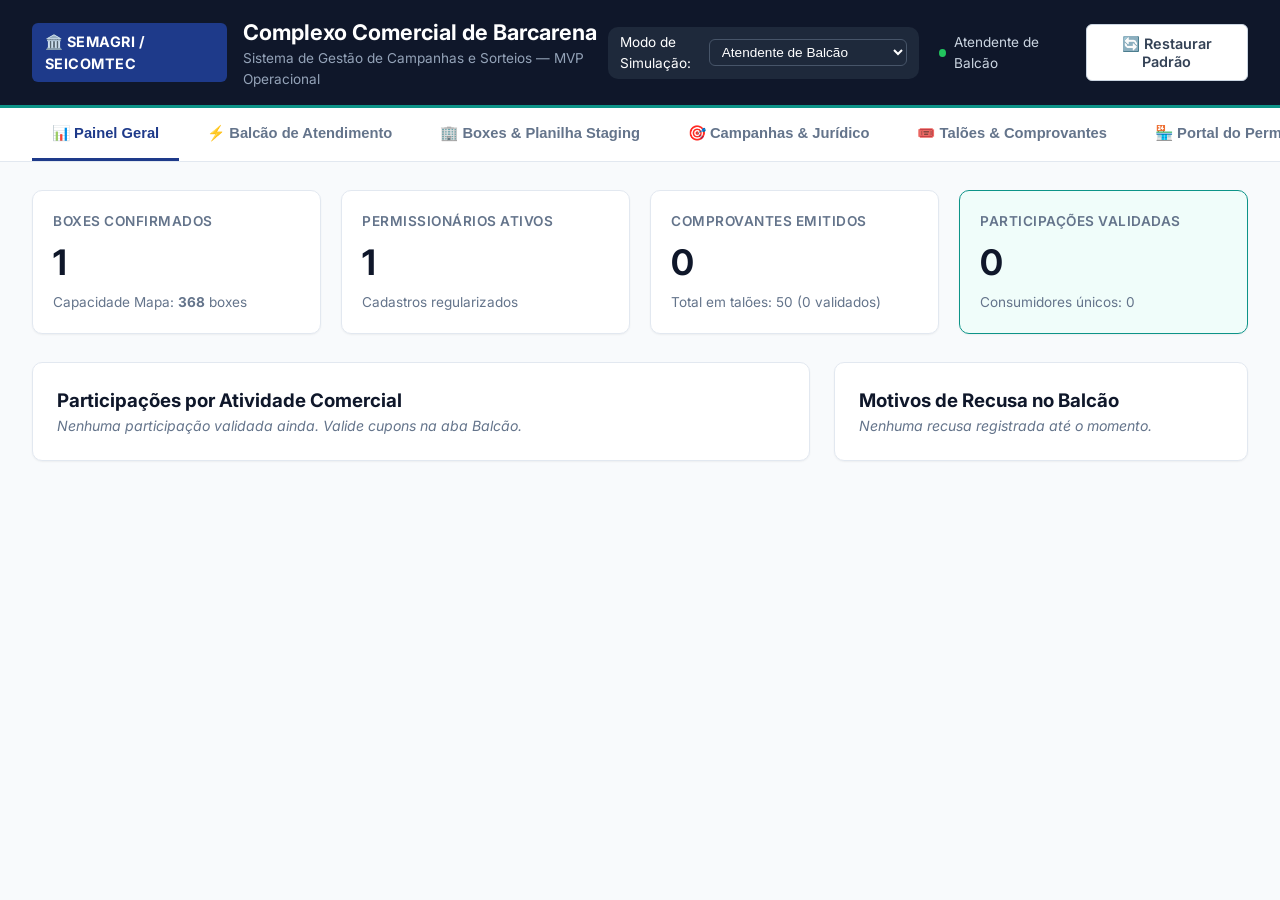
<file: legado/index.html>
<!DOCTYPE html>
<html lang="pt-BR">
<head>
  <meta charset="UTF-8">
  <meta name="viewport" content="width=device-width, initial-scale=1.0">
  <title>Sistema de Gestão de Campanhas e Sorteios — Barcarena/PA (MVP)</title>
  <link rel="stylesheet" href="styles.css">
  <link rel="preconnect" href="https://fonts.googleapis.com">
  <link rel="preconnect" href="https://fonts.gstatic.com" crossorigin>
  <link href="https://fonts.googleapis.com/css2?family=Inter:wght@400;500;600;700&display=swap" rel="stylesheet">
</head>
<body>
  <header class="app-header">
    <div class="header-branding">
      <div class="logo-badge">🏛️ SEMAGRI / SEICOMTEC</div>
      <div>
        <h1>Complexo Comercial de Barcarena</h1>
        <p class="subtitle">Sistema de Gestão de Campanhas e Sorteios — MVP Operacional</p>
      </div>
    </div>
    <div class="header-user-controls">
      <div class="role-selector-pill">
        <label for="activeRoleSelect">Modo de Simulação:</label>
        <select id="activeRoleSelect" onchange="switchRole(this.value)">
          <option value="admin">Administrador (SEMAGRI)</option>
          <option value="atendente" selected>Atendente de Balcão</option>
          <option value="permissionario">Permissionário (Box 260)</option>
        </select>
      </div>
      <div class="user-status-badge">
        <span class="status-dot"></span>
        <span id="currentUserName">Atendente de Balcão</span>
      </div>
      <button class="btn btn-secondary btn-sm" onclick="resetDbToDefault()" title="Reinicia o banco mock para o estado padrão">🔄 Restaurar Padrão</button>
    </div>
  </header>

  <nav class="main-nav">
    <button class="nav-tab active" data-tab="dashboard" onclick="switchTab('dashboard')">📊 Painel Geral</button>
    <button class="nav-tab" data-tab="balcao" onclick="switchTab('balcao')">⚡ Balcão de Atendimento</button>
    <button class="nav-tab" data-tab="boxes" onclick="switchTab('boxes')">🏢 Boxes & Planilha Staging</button>
    <button class="nav-tab" data-tab="campanhas" onclick="switchTab('campanhas')">🎯 Campanhas & Jurídico</button>
    <button class="nav-tab" data-tab="taloes" onclick="switchTab('taloes')">🎟️ Talões & Comprovantes</button>
    <button class="nav-tab" data-tab="portal" onclick="switchTab('portal')">🏪 Portal do Permissionário</button>
    <button class="nav-tab" data-tab="apuracao" onclick="switchTab('apuracao')">🏆 Apuração Loteria Federal</button>
    <button class="nav-tab" data-tab="auditoria" onclick="switchTab('auditoria')">📜 Auditoria & Exportação</button>
    <button class="nav-tab" data-tab="testes" onclick="switchTab('testes')" style="background-color: #f0fdf4; color: #166534;">🧪 Testes Locais</button>
  </nav>

  <main class="main-content">
    <!-- TAB 1: DASHBOARD -->
    <section id="tab-dashboard" class="tab-panel active">
      <div class="kpi-grid">
        <div class="kpi-card">
          <div class="kpi-title">Boxes Confirmados</div>
          <div class="kpi-value" id="kpiBoxesConfirmed">1</div>
          <div class="kpi-sub">Capacidade Mapa: <strong>368</strong> boxes</div>
        </div>
        <div class="kpi-card">
          <div class="kpi-title">Permissionários Ativos</div>
          <div class="kpi-value" id="kpiPermsActive">1</div>
          <div class="kpi-sub">Cadastros regularizados</div>
        </div>
        <div class="kpi-card">
          <div class="kpi-title">Comprovantes Emitidos</div>
          <div class="kpi-value" id="kpiVouchersIssued">0</div>
          <div class="kpi-sub" id="kpiVouchersTotal">Total em talões: 50</div>
        </div>
        <div class="kpi-card highlight">
          <div class="kpi-title">Participações Validadas</div>
          <div class="kpi-value" id="kpiParticipations">0</div>
          <div class="kpi-sub" id="kpiConsumers">Consumidores únicos: 0</div>
        </div>
      </div>

      <div class="content-row">
        <div class="content-card flex-2">
          <h3>Participações por Atividade Comercial</h3>
          <div id="activityBreakdownList" class="data-list">
            <p class="empty-state">Nenhuma participação validada ainda. Valide cupons na aba Balcão.</p>
          </div>
        </div>
        <div class="content-card flex-1">
          <h3>Motivos de Recusa no Balcão</h3>
          <div id="rejectionsBreakdownList" class="data-list">
            <p class="empty-state">Nenhuma recusa registrada até o momento.</p>
          </div>
        </div>
      </div>
    </section>

    <!-- TAB 2: BALCÃO DE ATENDIMENTO -->
    <section id="tab-balcao" class="tab-panel">
      <div class="balcao-layout">
        <div class="content-card balcao-form-card">
          <div class="card-header-with-badge">
            <h2>Validação Rápida no Balcão</h2>
            <span class="badge badge-success">Regra: 1 Comprovante = 1 Número da Sorte</span>
          </div>
          <p class="card-instruction">O comprovante físico é consultado instantaneamente e vinculado de forma atômica ao consumidor.</p>

          <form id="attendanceForm" onsubmit="handleAttendanceSubmit(event)">
            <div class="form-group">
              <label for="attCampaignSelect">Campanha Ativa *</label>
              <select id="attCampaignSelect" required>
                <!-- Populated dynamically -->
              </select>
            </div>

            <div class="form-group highlighted-input">
              <label for="attVoucherCode">Código do Comprovante / Cupom *</label>
              <div class="input-with-button">
                <input type="text" id="attVoucherCode" placeholder="Ex: NATAL-00001" required autocomplete="off" oninput="handleVoucherLookup()">
                <button type="button" class="btn btn-secondary" onclick="handleVoucherLookup()">🔍 Consultar</button>
              </div>
              <small id="voucherLookupFeedback" class="input-hint">Digite o código impresso no talão (ex: NATAL-00001 a NATAL-00050).</small>
            </div>

            <div class="grid-2col">
              <div class="form-group">
                <label for="attParticipantCpf">CPF do Consumidor *</label>
                <input type="text" id="attParticipantCpf" placeholder="000.000.000-00" required maxlength="14" value="123.456.789-00">
              </div>
              <div class="form-group">
                <label for="attParticipantName">Nome Completo *</label>
                <input type="text" id="attParticipantName" placeholder="Nome do participante" required value="Rafael Santos">
              </div>
            </div>

            <div class="grid-2col">
              <div class="form-group">
                <label for="attParticipantPhone">Telefone / WhatsApp *</label>
                <input type="text" id="attParticipantPhone" placeholder="(91) 98000-0000" required value="(91) 98111-2222">
              </div>
              <div class="form-group">
                <label for="attParticipantNeighborhood">Bairro em Barcarena</label>
                <input type="text" id="attParticipantNeighborhood" placeholder="Ex: Centro, Vila dos Cabanos..." value="Centro">
              </div>
            </div>

            <div class="form-actions">
              <button type="submit" class="btn btn-primary btn-lg" id="btnValidateAttendance">
                ⚡ Validar e Emitir Número da Sorte
              </button>
            </div>
          </form>

          <div id="attendanceSuccessAlert" class="alert alert-success" style="display: none;">
            <div class="alert-icon">🎉</div>
            <div class="alert-body">
              <h4 id="resLuckyNumberTitle">NÚMERO DA SORTE: 00001</h4>
              <p id="resParticipantInfo"></p>
              <p id="resOriginInfo"></p>
            </div>
          </div>

          <div id="attendanceErrorAlert" class="alert alert-danger" style="display: none;">
            <div class="alert-icon">⚠️</div>
            <div class="alert-body">
              <h4 id="errTitle">Recusa de Validação</h4>
              <p id="errDesc"></p>
            </div>
          </div>
        </div>

        <div class="content-card balcao-history-card">
          <h3>Tentativas Recentes no Balcão</h3>
          <div class="table-responsive">
            <table class="compact-table">
              <thead>
                <tr>
                  <th>Código</th>
                  <th>CPF</th>
                  <th>Resultado</th>
                  <th>Motivo / Horário</th>
                </tr>
              </thead>
              <tbody id="attendanceHistoryTableBody">
                <tr><td colspan="4" class="text-center">Nenhum registro no balcão ainda.</td></tr>
              </tbody>
            </table>
          </div>
        </div>
      </div>
    </section>

    <!-- TAB 3: BOXES E PLANILHA STAGING -->
    <section id="tab-boxes" class="tab-panel">
      <div class="section-toolbar">
        <div class="toolbar-info">
          <h2>Gestão de Boxes e Permissionários (Dados Reais)</h2>
          <p>Base oficial carregada com <strong>292 registros de dados</strong> e identificação automática de inconsistências.</p>
        </div>
      </div>

      <div class="discrepancy-banner">
        <div class="banner-title">⚠️ Resumo de Inconsistências Identificadas nos Documentos Oficiais:</div>
        <ul>
          <li><strong>Capacidade Física vs. Planilha:</strong> Mapa possui 368 espaços; Planilha possui 292 linhas e omite 77 boxes (como a área de Agricultura Familiar 96..156).</li>
          <li><strong>Duplicidade na Planilha:</strong> Box <strong>257</strong> aparece repetido duas vezes com "Jean Lima de Andrade".</li>
          <li><strong>Ocupação Não Identificada:</strong> 13 boxes marcados como "vago" e 13 boxes com nome em branco aguardando homologação da SEMAGRI.</li>
        </ul>
      </div>

      <div class="content-card">
        <div class="card-header-with-badge">
          <h3>Fila de Revisão Cadastral (Planilha Real Importada)</h3>
          <span class="badge badge-info" id="stagingPendingCount">292 linhas</span>
        </div>
        <div class="table-responsive">
          <table class="data-table">
            <thead>
              <tr>
                <th>Linha</th>
                <th>Box Planilha</th>
                <th>Nome Original</th>
                <th>Atividade Original</th>
                <th>Anomalias Detectadas</th>
                <th>Situação</th>
                <th>Ações de Revisão</th>
              </tr>
            </thead>
            <tbody id="stagingTableBody">
              <tr><td colspan="7" class="text-center">Carregando dados...</td></tr>
            </tbody>
          </table>
        </div>
      </div>

      <div class="content-card" style="margin-top: 1.5rem;">
        <h3>Boxes Oficiais Confirmados no Sistema</h3>
        <div class="table-responsive">
          <table class="data-table">
            <thead>
              <tr>
                <th>Número do Box</th>
                <th>Permissionário Titular</th>
                <th>Atividade</th>
                <th>Situação Cadastral</th>
              </tr>
            </thead>
            <tbody id="officialBoxesTableBody">
              <tr><td colspan="4" class="text-center">Carregando boxes...</td></tr>
            </tbody>
          </table>
        </div>
      </div>
    </section>

    <!-- TAB 4: CAMPANHAS & JURÍDICO -->
    <section id="tab-campanhas" class="tab-panel">
      <div class="section-toolbar">
        <div>
          <h2>Campanhas Promocionais</h2>
          <p>Ciclo de vida auditável com <strong>trava jurídica obrigatória dos 6 itens</strong> antes da ativação.</p>
        </div>
        <button class="btn btn-primary" onclick="openNewCampaignModal()">➕ Nova Campanha</button>
      </div>

      <div class="content-card">
        <div class="table-responsive">
          <table class="data-table">
            <thead>
              <tr>
                <th>ID</th>
                <th>Nome da Campanha</th>
                <th>Período Compras</th>
                <th>Valor Mínimo</th>
                <th>Situação</th>
                <th>Promotor Legal</th>
                <th>Aprovações Obrigatórias</th>
                <th>Ações</th>
              </tr>
            </thead>
            <tbody id="campaignsTableBody">
              <tr><td colspan="8" class="text-center">Carregando campanhas...</td></tr>
            </tbody>
          </table>
        </div>
      </div>
    </section>

    <!-- TAB 5: TALÕES & COMPROVANTES -->
    <section id="tab-taloes" class="tab-panel">
      <div class="grid-2col">
        <div class="content-card">
          <h2>Distribuição de Lote / Talão</h2>
          <p class="card-instruction">Faixas numéricas exclusivas atribuídas a um Box confirmado e Permissionário ativo.</p>

          <form id="createBatchForm" onsubmit="handleCreateBatchSubmit(event)">
            <div class="form-group">
              <label for="batchCampaignSelect">Campanha *</label>
              <select id="batchCampaignSelect" required></select>
            </div>

            <div class="form-group">
              <label for="batchBoxSelect">Box Confirmado *</label>
              <select id="batchBoxSelect" required onchange="handleBatchBoxChange(this.value)"></select>
            </div>

            <div class="form-group">
              <label for="batchPermissionarioInput">Permissionário Responsável</label>
              <input type="text" id="batchPermissionarioInput" readonly class="input-readonly">
            </div>

            <div class="grid-3col">
              <div class="form-group">
                <label for="batchPrefix">Prefixo do Código *</label>
                <input type="text" id="batchPrefix" placeholder="Ex: NATAL" required maxlength="10" value="NATAL">
              </div>
              <div class="form-group">
                <label for="batchStart">Nº Inicial *</label>
                <input type="number" id="batchStart" placeholder="51" required min="1" value="51">
              </div>
              <div class="form-group">
                <label for="batchEnd">Nº Final *</label>
                <input type="number" id="batchEnd" placeholder="100" required min="1" value="100">
              </div>
            </div>

            <button type="submit" class="btn btn-primary">📦 Gerar e Distribuir Talão</button>
          </form>
        </div>

        <div class="content-card">
          <h2>Consulta de Comprovante</h2>
          <p class="card-instruction">Verifique a cadeia completa de custódia de qualquer comprovante.</p>

          <div class="form-group">
            <label for="lookupVoucherInput">Código do Comprovante</label>
            <div class="input-with-button">
              <input type="text" id="lookupVoucherInput" placeholder="Ex: NATAL-00001" value="NATAL-00001">
              <button type="button" class="btn btn-secondary" onclick="handleDirectVoucherLookup()">Consultar</button>
            </div>
          </div>

          <div id="voucherLookupResultBox" class="lookup-card" style="display: none;">
            <div class="lookup-item"><span>Código:</span> <strong id="vlrCode">-</strong></div>
            <div class="lookup-item"><span>Situação:</span> <span class="badge" id="vlrStatusBadge">-</span></div>
            <div class="lookup-item"><span>Box:</span> <span id="vlrBox">-</span></div>
            <div class="lookup-item"><span>Permissionário:</span> <span id="vlrPerm">-</span></div>
            <div class="lookup-item"><span>Talão / Lote:</span> <span id="vlrBatch">-</span></div>
            <div class="lookup-item"><span>Valor Emitido:</span> <span id="vlrValue">-</span></div>
            <div class="lookup-item"><span>Doc Fiscal:</span> <span id="vlrDoc">-</span></div>
          </div>
        </div>
      </div>
    </section>

    <!-- TAB 6: PORTAL DO PERMISSIONÁRIO -->
    <section id="tab-portal" class="tab-panel">
      <div class="portal-header-card" style="background: #ffffff; border: 1px solid var(--border); padding: 1.25rem; border-radius: var(--radius-md); margin-bottom: 1.5rem;">
        <div class="portal-merchant-info">
          <h2 id="portalPermName">Box 260 — Sulamita Ferreira Figueira</h2>
          <p id="portalPermDetails" style="color: var(--text-muted); font-size: 0.9rem;">Atividade: Salão e Barbearia | Nível Sebrae: Nível 1 - Regular | Cadastro: ATIVO</p>
        </div>
      </div>

      <div class="grid-2col">
        <div class="content-card">
          <h3>Emitir Comprovante de Compra</h3>
          <p class="card-instruction">Registre a venda no box para liberar o comprovante com código e QR Token para o consumidor.</p>

          <form id="portalIssueForm" onsubmit="handlePortalIssueSubmit(event)">
            <div class="form-group">
              <label for="portalVoucherCode">Código do Comprovante do seu Bloco *</label>
              <input type="text" id="portalVoucherCode" placeholder="Ex: NATAL-00002" required value="NATAL-00002">
            </div>
            <div class="grid-2col">
              <div class="form-group">
                <label for="portalVoucherValue">Valor da Compra (R$) *</label>
                <input type="number" id="portalVoucherValue" step="0.01" min="0.01" placeholder="50.00" required value="50.00">
              </div>
              <div class="form-group">
                <label for="portalInvoiceDoc">Nº Doc Fiscal / Recibo (opcional)</label>
                <input type="text" id="portalInvoiceDoc" placeholder="Ex: NF 1234" value="REC-101">
              </div>
            </div>
            <button type="submit" class="btn btn-primary">🖨️ Emitir e Gerar QR Token</button>
          </form>

          <div id="portalIssueSuccessAlert" class="alert alert-success" style="display: none; margin-top: 1rem;">
            <p id="portalIssueDetails"></p>
          </div>
        </div>

        <div class="content-card">
          <h3>Comunicar Ocorrência em Comprovante</h3>
          <p class="card-instruction">Comunique folhas danificadas, extraviadas ou devolvidas para proteção da sua cota.</p>

          <form id="portalIncidentForm" onsubmit="handlePortalIncidentSubmit(event)">
            <div class="form-group">
              <label for="incidentVoucherCode">Código do Comprovante *</label>
              <input type="text" id="incidentVoucherCode" placeholder="Ex: NATAL-00050" required value="NATAL-00050">
            </div>
            <div class="form-group">
              <label for="incidentType">Tipo de Ocorrência *</label>
              <select id="incidentType" required>
                <option value="EXTRAVIADO">Extraviado / Perdido</option>
                <option value="CANCELADO">Danificado / Cancelado</option>
                <option value="DEVOLVIDO">Devolvido à Administração</option>
              </select>
            </div>
            <div class="form-group">
              <label for="incidentReason">Justificativa *</label>
              <textarea id="incidentReason" rows="2" placeholder="Descreva o ocorrido com a folha" required>Folha rasurada durante o atendimento</textarea>
            </div>
            <button type="submit" class="btn btn-warning">⚠️ Registrar Ocorrência</button>
          </form>
        </div>
      </div>
    </section>

    <!-- TAB 7: APURAÇÃO LOTERIA FEDERAL -->
    <section id="tab-apuracao" class="tab-panel">
      <div class="section-toolbar">
        <div>
          <h2>Apuração Oficial com Base na Loteria Federal</h2>
          <p>Conforme Seção 8 do Prompt: <strong>sem gerador aleatório caseiro</strong>. Apuração determinística e auditável via extração oficial da CEF com hash SHA-256 da base.</p>
        </div>
      </div>

      <div class="grid-2col">
        <div class="content-card">
          <h3>Registrar Resultado da Loteria Federal</h3>
          <form id="federalDrawForm" onsubmit="handleFederalDrawSubmit(event)">
            <div class="form-group">
              <label for="drawCampaignSelect">Campanha para Apuração *</label>
              <select id="drawCampaignSelect" required></select>
            </div>

            <div class="grid-2col">
              <div class="form-group">
                <label for="drawContest">Nº do Concurso Federal *</label>
                <input type="text" id="drawContest" placeholder="Ex: 5900" required value="5900">
              </div>
              <div class="form-group">
                <label for="drawPrizeTitle">Prêmio em Disputa *</label>
                <input type="text" id="drawPrizeTitle" placeholder="Ex: Moto 160cc 0km" required value="Moto 160cc 0km">
              </div>
            </div>

            <div class="form-group">
              <label>5 Prêmios Oficiais da Loteria Federal (Extração Oficial da CEF) *</label>
              <div class="grid-5col">
                <input type="text" id="drawP1" placeholder="1º: 24568" required maxlength="6" value="24568">
                <input type="text" id="drawP2" placeholder="2º: 13492" required maxlength="6" value="13492">
                <input type="text" id="drawP3" placeholder="3º: 56701" required maxlength="6" value="56701">
                <input type="text" id="drawP4" placeholder="4º: 89234" required maxlength="6" value="89234">
                <input type="text" id="drawP5" placeholder="5º: 07815" required maxlength="6" value="07815">
              </div>
              <small class="input-hint">Regra oficial: unidade simples do 1º ao 5º prêmio gera o número-alvo (ex: 8-2-1-4-5 = <strong>82145</strong>).</small>
            </div>

            <button type="submit" class="btn btn-primary btn-lg">🏆 Realizar Apuração e Identificar Ganhador</button>
          </form>

          <div id="drawResultAlert" class="alert alert-success" style="display: none; margin-top: 1.5rem;">
            <h3>🎉 Ganhador Homologado!</h3>
            <p id="drawWinnerLuckyNumber" style="font-size: 1.25rem; font-weight: 700;"></p>
            <div id="drawWinnerDetails"></div>
            <div class="hash-tag">SHA-256 da Base Congelada: <code id="drawSha256"></code></div>
          </div>
        </div>

        <div class="content-card">
          <h3>Histórico de Apurações e Entrega de Prêmios</h3>
          <div class="table-responsive">
            <table class="compact-table">
              <thead>
                <tr>
                  <th>Campanha</th>
                  <th>Concurso</th>
                  <th>Nº Sorteado</th>
                  <th>Ganhador</th>
                  <th>Prêmio</th>
                  <th>Situação</th>
                </tr>
              </thead>
              <tbody id="drawHistoryTableBody">
                <tr><td colspan="6" class="text-center">Nenhuma apuração realizada ainda nesta campanha.</td></tr>
              </tbody>
            </table>
          </div>
        </div>
      </div>
    </section>

    <!-- TAB 8: AUDITORIA -->
    <section id="tab-auditoria" class="tab-panel">
      <div class="section-toolbar">
        <div>
          <h2>Trilha de Auditoria Imutável</h2>
          <p>Registro cronológico de todas as ações administrativas, decisões de revisão e validações de comprovantes.</p>
        </div>
        <div class="toolbar-actions">
          <button class="btn btn-secondary" onclick="exportParticipationsCsv()">📥 Exportar Participações (CSV)</button>
        </div>
      </div>

      <div class="content-card">
        <div class="table-responsive">
          <table class="data-table">
            <thead>
              <tr>
                <th>ID</th>
                <th>Horário</th>
                <th>Usuário</th>
                <th>Ação</th>
                <th>Entidade</th>
                <th>Ref ID</th>
                <th>Detalhes Auditados</th>
              </tr>
            </thead>
            <tbody id="auditTableBody">
              <tr><td colspan="7" class="text-center">Nenhum registro de auditoria ainda.</td></tr>
            </tbody>
          </table>
        </div>
      </div>
    </section>

    <!-- TAB 9: TESTES LOCAIS -->
    <section id="tab-testes" class="tab-panel">
      <div class="section-toolbar">
        <div>
          <h2>Bateria de Testes Locais e Validação em Tempo Real</h2>
          <p>Execute testes automatizados diretamente no navegador para verificar a conformidade de todas as 8 fases do documento.</p>
        </div>
        <button class="btn btn-primary" onclick="runBrowserTestSuite()">▶️ Executar Todos os Testes no Navegador</button>
      </div>

      <div class="content-card">
        <h3>Resultado da Execução dos Testes</h3>
        <div id="testResultsLog" style="margin-top: 1rem; font-family: monospace; font-size: 0.9rem;">
          <p style="color: var(--text-muted);">Clique no botão acima para rodar a suíte de testes na memória.</p>
        </div>
      </div>
    </section>
  </main>

  <!-- MODAL: REVISÃO DE STAGING -->
  <div id="modalReviewStaging" class="modal-backdrop" style="display: none;">
    <div class="modal-box">
      <h3>Decisão de Revisão Cadastral</h3>
      <p id="modalStagingInfo">Revisando item da planilha</p>

      <form id="formReviewStaging" onsubmit="handleReviewSubmit(event)">
        <input type="hidden" id="modalStagingId">

        <div class="form-group">
          <label for="reviewDecision">Decisão do Administrador *</label>
          <select id="reviewDecision" required>
            <option value="APROVADO">Aprovar Cadastro (Confirmar Box e Permissionário)</option>
            <option value="REJEITADO">Rejeitar (Informação Inválida)</option>
            <option value="CONCILIADO">Conciliar com Ajuste Manual</option>
          </select>
        </div>

        <div class="grid-2col" id="reviewExtraFields">
          <div class="form-group">
            <label for="reviewBoxNumber">Número do Box Confirmado</label>
            <input type="text" id="reviewBoxNumber">
          </div>
          <div class="form-group">
            <label for="reviewPermName">Nome do Permissionário Confirmado</label>
            <input type="text" id="reviewPermName">
          </div>
        </div>

        <div class="form-group">
          <label class="checkbox-label">
            <input type="checkbox" id="reviewIsVago">
            Marcar como Box VAGO CONFIRMADO (sem permissionário atribuído)
          </label>
        </div>

        <div class="form-group">
          <label for="reviewJustification">Justificativa da Decisão (Obrigatória para Auditoria) *</label>
          <textarea id="reviewJustification" rows="3" required placeholder="Ex: Verificado presencialmente com o Termo de Permissão nº..."></textarea>
        </div>

        <div class="modal-actions">
          <button type="button" class="btn btn-secondary" onclick="closeModal('modalReviewStaging')">Cancelar</button>
          <button type="submit" class="btn btn-primary">Registrar Decisão</button>
        </div>
      </form>
    </div>
  </div>

  <!-- MODAL: APROVAÇÕES LEGAIS DA CAMPANHA -->
  <div id="modalLegalApprovals" class="modal-backdrop" style="display: none;">
    <div class="modal-box modal-lg">
      <h3>Checklist Jurídico e Operacional de Campanha</h3>
      <p>Conforme Seção 11 do Prompt, a campanha só pode ser ativada com todos os 6 itens confirmados.</p>

      <form id="formLegalApprovals" onsubmit="handleLegalApprovalsSubmit(event)">
        <input type="hidden" id="modalLegalCampaignId">

        <div class="grid-2col">
          <div class="form-group">
            <label for="legalPromoterName">Promotor Legal da Campanha *</label>
            <input type="text" id="legalPromoterName" placeholder="Ex: Prefeitura Municipal de Barcarena / SEMAGRI" required value="Prefeitura Municipal de Barcarena — SEMAGRI">
          </div>
          <div class="form-group">
            <label for="legalPromoterDoc">CNPJ / Documento do Promotor *</label>
            <input type="text" id="legalPromoterDoc" placeholder="05.105.200/0001-22" required value="05.105.200/0001-22">
          </div>
        </div>

        <div class="checklist-grid">
          <label class="checklist-item">
            <input type="checkbox" id="chkPromoter" required checked>
            <span><strong>1. Promotor Legal:</strong> Promotor formalmente identificado e com elegibilidade jurídica declarada.</span>
          </label>
          <label class="checklist-item">
            <input type="checkbox" id="chkParticipants" required checked>
            <span><strong>2. Regularidade dos Boxes:</strong> Permissionários participantes regulares perante a SEMAGRI e termo de uso.</span>
          </label>
          <label class="checklist-item">
            <input type="checkbox" id="chkPrizes" required checked>
            <span><strong>3. Financiamento dos Prêmios:</strong> Origem dos recursos dos prêmios documentalmente comprovada.</span>
          </label>
          <label class="checklist-item">
            <input type="checkbox" id="chkRules" required checked>
            <span><strong>4. Regulamento Aprovado:</strong> Modalidade e regulamento formalmente homologados com regras de apuração.</span>
          </label>
          <label class="checklist-item">
            <input type="checkbox" id="chkLgpd" required checked>
            <span><strong>5. LGPD & Privacidade:</strong> Termo de consentimento e tratamento mínimo de dados pessoais assegurados.</span>
          </label>
          <label class="checklist-item">
            <input type="checkbox" id="chkElectoral" required checked>
            <span><strong>6. Calendário Eleitoral:</strong> Ausência de vedações da legislação eleitoral verificada para a vigência.</span>
          </label>
        </div>

        <div class="form-group" style="margin-top: 1rem;">
          <label for="legalJustification">Parecer / Justificativa da Homologação *</label>
          <textarea id="legalJustification" rows="2" required>Processo Administrativo SEMAGRI nº 2026/089. Todos os 6 requisitos cumpridos.</textarea>
        </div>

        <div class="modal-actions">
          <button type="button" class="btn btn-secondary" onclick="closeModal('modalLegalApprovals')">Cancelar</button>
          <button type="submit" class="btn btn-primary">Homologar Conformidade Legal</button>
        </div>
      </form>
    </div>
  </div>

  <!-- MODAL: NOVA CAMPANHA -->
  <div id="modalNewCampaign" class="modal-backdrop" style="display: none;">
    <div class="modal-box">
      <h3>Criar Nova Campanha</h3>
      <form id="formNewCampaign" onsubmit="handleNewCampaignSubmit(event)">
        <div class="form-group">
          <label for="campName">Nome da Campanha *</label>
          <input type="text" id="campName" placeholder="Ex: Natal Premiado no Complexo" required value="Sorteio de Fim de Ano 2026">
        </div>
        <div class="form-group">
          <label for="campDesc">Descrição</label>
          <textarea id="campDesc" rows="2" placeholder="Promoção de fim de ano para compras nos boxes do Complexo">Campanha para ativação do comércio no Complexo Comercial.</textarea>
        </div>
        <div class="grid-2col">
          <div class="form-group">
            <label for="campStart">Início da Campanha *</label>
            <input type="date" id="campStart" required value="2026-11-01">
          </div>
          <div class="form-group">
            <label for="campEnd">Fim da Campanha *</label>
            <input type="date" id="campEnd" required value="2026-12-31">
          </div>
        </div>
        <div class="grid-2col">
          <div class="form-group">
            <label for="campPurchaseStart">Início Compras *</label>
            <input type="date" id="campPurchaseStart" required value="2026-11-01">
          </div>
          <div class="form-group">
            <label for="campPurchaseEnd">Fim Compras *</label>
            <input type="date" id="campPurchaseEnd" required value="2026-12-24">
          </div>
        </div>
        <div class="grid-2col">
          <div class="form-group">
            <label for="campRegEnd">Fim do Cadastro de Cupons *</label>
            <input type="date" id="campRegEnd" required value="2026-12-28">
          </div>
          <div class="form-group">
            <label for="campMinValue">Valor Mínimo Compra (R$) *</label>
            <input type="number" id="campMinValue" value="20.00" step="1.0" min="1.0" required>
          </div>
        </div>
        <div class="modal-actions">
          <button type="button" class="btn btn-secondary" onclick="closeModal('modalNewCampaign')">Cancelar</button>
          <button type="submit" class="btn btn-primary">Criar em Elaboração</button>
        </div>
      </form>
    </div>
  </div>

  <script src="app.js"></script>
</body>
</html>
</file>
<file: legado/styles.css>
:root {
  --primary: #1e3a8a;
  --primary-hover: #1e40af;
  --primary-light: #eff6ff;
  --accent: #0d9488;
  --accent-light: #f0fdfa;
  --success: #15803d;
  --success-bg: #f0fdf4;
  --warning: #b45309;
  --warning-bg: #fffbeb;
  --danger: #b91c1c;
  --danger-bg: #fef2f2;
  --bg: #f8fafc;
  --card-bg: #ffffff;
  --border: #e2e8f0;
  --border-focus: #3b82f6;
  --text-main: #0f172a;
  --text-muted: #64748b;
  --font-sans: 'Inter', -apple-system, BlinkMacSystemFont, "Segoe UI", Roboto, sans-serif;
  --radius-sm: 6px;
  --radius-md: 10px;
  --radius-lg: 14px;
  --shadow-sm: 0 1px 2px 0 rgb(0 0 0 / 0.05);
  --shadow-md: 0 4px 6px -1px rgb(0 0 0 / 0.1), 0 2px 4px -2px rgb(0 0 0 / 0.1);
  --shadow-lg: 0 10px 15px -3px rgb(0 0 0 / 0.1), 0 4px 6px -4px rgb(0 0 0 / 0.1);
}

* {
  box-sizing: border-box;
  margin: 0;
  padding: 0;
}

body {
  font-family: var(--font-sans);
  background-color: var(--bg);
  color: var(--text-main);
  line-height: 1.5;
  -webkit-font-smoothing: antialiased;
}

/* Header */
.app-header {
  background-color: #0f172a;
  color: #ffffff;
  padding: 1rem 2rem;
  display: flex;
  justify-content: space-between;
  align-items: center;
  border-bottom: 3px solid var(--accent);
}

.header-branding {
  display: flex;
  align-items: center;
  gap: 1rem;
}

.logo-badge {
  background-color: var(--primary);
  padding: 0.5rem 0.8rem;
  border-radius: var(--radius-sm);
  font-weight: 700;
  font-size: 0.9rem;
  letter-spacing: 0.5px;
}

.app-header h1 {
  font-size: 1.35rem;
  font-weight: 700;
}

.subtitle {
  font-size: 0.85rem;
  color: #94a3b8;
}

.header-user-controls {
  display: flex;
  align-items: center;
  gap: 1.25rem;
}

.role-selector-pill {
  display: flex;
  align-items: center;
  gap: 0.5rem;
  background-color: #1e293b;
  padding: 0.35rem 0.75rem;
  border-radius: var(--radius-md);
  font-size: 0.85rem;
}

.role-selector-pill select {
  background: transparent;
  color: #ffffff;
  border: 1px solid #475569;
  border-radius: var(--radius-sm);
  padding: 0.25rem 0.5rem;
  font-size: 0.85rem;
  outline: none;
}

.user-status-badge {
  display: flex;
  align-items: center;
  gap: 0.5rem;
  font-size: 0.85rem;
  color: #cbd5e1;
}

.status-dot {
  width: 8px;
  height: 8px;
  border-radius: 50%;
  background-color: #22c55e;
}

/* Nav tabs */
.main-nav {
  display: flex;
  background-color: #ffffff;
  border-bottom: 1px solid var(--border);
  padding: 0 2rem;
  overflow-x: auto;
  gap: 0.5rem;
}

.nav-tab {
  background: none;
  border: none;
  padding: 1rem 1.25rem;
  font-size: 0.92rem;
  font-weight: 600;
  color: var(--text-muted);
  cursor: pointer;
  border-bottom: 3px solid transparent;
  white-space: nowrap;
  transition: all 0.2s ease;
}

.nav-tab:hover {
  color: var(--primary);
  background-color: #f8fafc;
}

.nav-tab.active {
  color: var(--primary);
  border-bottom-color: var(--primary);
}

/* Main content */
.main-content {
  padding: 1.75rem 2rem;
  max-width: 1400px;
  margin: 0 auto;
}

.tab-panel {
  display: none;
}

.tab-panel.active {
  display: block;
}

/* KPI Grid */
.kpi-grid {
  display: grid;
  grid-template-columns: repeat(auto-fit, minmax(240px, 1fr));
  gap: 1.25rem;
  margin-bottom: 1.75rem;
}

.kpi-card {
  background: var(--card-bg);
  border: 1px solid var(--border);
  border-radius: var(--radius-md);
  padding: 1.25rem;
  box-shadow: var(--shadow-sm);
}

.kpi-card.highlight {
  border-color: var(--accent);
  background-color: var(--accent-light);
}

.kpi-title {
  font-size: 0.85rem;
  font-weight: 600;
  text-transform: uppercase;
  color: var(--text-muted);
  letter-spacing: 0.5px;
}

.kpi-value {
  font-size: 2.2rem;
  font-weight: 700;
  color: var(--text-main);
  margin: 0.25rem 0;
}

.kpi-sub {
  font-size: 0.85rem;
  color: var(--text-muted);
}

/* Content cards and layouts */
.content-row {
  display: flex;
  gap: 1.5rem;
  margin-bottom: 1.5rem;
}

.flex-1 { flex: 1; }
.flex-2 { flex: 2; }

.grid-2col {
  display: grid;
  grid-template-columns: 1fr 1fr;
  gap: 1.25rem;
}

.grid-3col {
  display: grid;
  grid-template-columns: 1fr 1fr 1fr;
  gap: 1rem;
}

.grid-5col {
  display: grid;
  grid-template-columns: repeat(5, 1fr);
  gap: 0.5rem;
}

.content-card {
  background: var(--card-bg);
  border: 1px solid var(--border);
  border-radius: var(--radius-md);
  padding: 1.5rem;
  box-shadow: var(--shadow-sm);
}

.card-header-with-badge {
  display: flex;
  justify-content: space-between;
  align-items: center;
  margin-bottom: 0.5rem;
}

.card-instruction {
  font-size: 0.88rem;
  color: var(--text-muted);
  margin-bottom: 1.25rem;
}

/* Section Toolbar */
.section-toolbar {
  display: flex;
  justify-content: space-between;
  align-items: center;
  margin-bottom: 1.25rem;
}

.section-toolbar h2 {
  font-size: 1.4rem;
}

.section-toolbar p {
  color: var(--text-muted);
  font-size: 0.9rem;
}

/* Discrepancy banner */
.discrepancy-banner {
  background-color: var(--warning-bg);
  border: 1px solid #fcd34d;
  border-radius: var(--radius-md);
  padding: 1rem 1.25rem;
  margin-bottom: 1.5rem;
  color: #78350f;
  font-size: 0.9rem;
}

.discrepancy-banner ul {
  margin-top: 0.5rem;
  margin-left: 1.5rem;
}

/* Balcão layout */
.balcao-layout {
  display: grid;
  grid-template-columns: 1.6fr 1.2fr;
  gap: 1.5rem;
}

/* Form inputs */
.form-group {
  margin-bottom: 1.1rem;
}

.form-group label {
  display: block;
  font-size: 0.88rem;
  font-weight: 600;
  margin-bottom: 0.35rem;
  color: #334155;
}

.form-group input,
.form-group select,
.form-group textarea {
  width: 100%;
  padding: 0.65rem 0.85rem;
  font-size: 0.95rem;
  font-family: inherit;
  border: 1px solid var(--border);
  border-radius: var(--radius-sm);
  background-color: #ffffff;
  transition: border-color 0.15s ease;
}

.form-group input:focus,
.form-group select:focus,
.form-group textarea:focus {
  outline: none;
  border-color: var(--border-focus);
  box-shadow: 0 0 0 3px rgba(59, 130, 246, 0.15);
}

.highlighted-input {
  background-color: #eff6ff;
  border: 1px solid #bfdbfe;
  padding: 1rem;
  border-radius: var(--radius-md);
}

.input-with-button {
  display: flex;
  gap: 0.5rem;
}

.input-hint {
  display: block;
  font-size: 0.8rem;
  color: var(--text-muted);
  margin-top: 0.35rem;
}

.input-readonly {
  background-color: #f1f5f9;
  cursor: not-allowed;
}

/* Buttons */
.btn {
  display: inline-flex;
  align-items: center;
  justify-content: center;
  gap: 0.5rem;
  font-family: inherit;
  font-weight: 600;
  font-size: 0.9rem;
  padding: 0.65rem 1.2rem;
  border-radius: var(--radius-sm);
  border: 1px solid transparent;
  cursor: pointer;
  transition: all 0.15s ease;
  text-decoration: none;
}

.btn-primary {
  background-color: var(--primary);
  color: #ffffff;
}

.btn-primary:hover {
  background-color: var(--primary-hover);
}

.btn-secondary {
  background-color: #ffffff;
  color: #334155;
  border-color: #cbd5e1;
}

.btn-secondary:hover {
  background-color: #f1f5f9;
}

.btn-warning {
  background-color: var(--warning);
  color: #ffffff;
}

.btn-lg {
  padding: 0.85rem 1.5rem;
  font-size: 1.05rem;
  width: 100%;
}

/* Badges */
.badge {
  display: inline-block;
  padding: 0.25rem 0.65rem;
  border-radius: 9999px;
  font-size: 0.75rem;
  font-weight: 600;
  text-transform: uppercase;
}

.badge-success { background-color: var(--success-bg); color: var(--success); }
.badge-warning { background-color: var(--warning-bg); color: var(--warning); }
.badge-danger  { background-color: var(--danger-bg);  color: var(--danger);  }
.badge-info    { background-color: var(--primary-light); color: var(--primary); }

/* Tables */
.table-responsive {
  overflow-x: auto;
}

.data-table, .compact-table {
  width: 100%;
  border-collapse: collapse;
  font-size: 0.9rem;
  text-align: left;
}

.data-table th, .compact-table th {
  background-color: #f8fafc;
  padding: 0.75rem 1rem;
  font-weight: 600;
  color: #475569;
  border-bottom: 2px solid var(--border);
}

.data-table td, .compact-table td {
  padding: 0.75rem 1rem;
  border-bottom: 1px solid var(--border);
  color: #1e293b;
}

.compact-table th, .compact-table td {
  padding: 0.5rem 0.75rem;
  font-size: 0.85rem;
}

.data-table tr:hover {
  background-color: #f8fafc;
}

/* Alerts */
.alert {
  display: flex;
  gap: 1rem;
  padding: 1rem 1.25rem;
  border-radius: var(--radius-md);
  margin-top: 1rem;
}

.alert-success { background-color: var(--success-bg); border: 1px solid #86efac; color: #14532d; }
.alert-danger  { background-color: var(--danger-bg);  border: 1px solid #fca5a5; color: #7f1d1d; }

.alert-icon { font-size: 1.5rem; }

/* Lookup Card */
.lookup-card {
  background-color: #f8fafc;
  border: 1px solid var(--border);
  border-radius: var(--radius-md);
  padding: 1.25rem;
  margin-top: 1rem;
}

.lookup-item {
  display: flex;
  justify-content: space-between;
  padding: 0.4rem 0;
  border-bottom: 1px dashed var(--border);
  font-size: 0.9rem;
}

.lookup-item:last-child { border-bottom: none; }

/* Modals */
.modal-backdrop {
  position: fixed;
  top: 0;
  left: 0;
  width: 100%;
  height: 100%;
  background-color: rgba(15, 23, 42, 0.6);
  display: flex;
  align-items: center;
  justify-content: center;
  z-index: 1000;
  backdrop-filter: blur(2px);
}

.modal-box {
  background: #ffffff;
  border-radius: var(--radius-lg);
  padding: 2rem;
  width: 95%;
  max-width: 580px;
  max-height: 90vh;
  overflow-y: auto;
  box-shadow: var(--shadow-lg);
}

.modal-lg { max-width: 780px; }

.modal-actions {
  display: flex;
  justify-content: flex-end;
  gap: 0.75rem;
  margin-top: 1.5rem;
}

/* Checklist items */
.checklist-grid {
  display: flex;
  flex-direction: column;
  gap: 0.75rem;
  margin-top: 1rem;
}

.checklist-item {
  display: flex;
  align-items: flex-start;
  gap: 0.75rem;
  background-color: #f8fafc;
  border: 1px solid var(--border);
  border-radius: var(--radius-sm);
  padding: 0.75rem 1rem;
  font-size: 0.88rem;
  cursor: pointer;
}

.checklist-item input[type="checkbox"] {
  width: 1.1rem;
  height: 1.1rem;
  margin-top: 0.15rem;
}

.hash-tag {
  background-color: #1e293b;
  color: #38bdf8;
  padding: 0.5rem 0.75rem;
  border-radius: var(--radius-sm);
  font-size: 0.82rem;
  word-break: break-all;
  margin-top: 0.75rem;
}

.data-list {
  display: flex;
  flex-direction: column;
  gap: 0.5rem;
}

.empty-state {
  color: var(--text-muted);
  font-style: italic;
  font-size: 0.88rem;
}

.text-center { text-align: center; }

/* Responsive adjustments */
@media (max-width: 900px) {
  .balcao-layout, .content-row, .grid-2col {
    grid-template-columns: 1fr;
    flex-direction: column;
  }
  .app-header {
    flex-direction: column;
    align-items: flex-start;
    gap: 1rem;
  }
}
</file>
